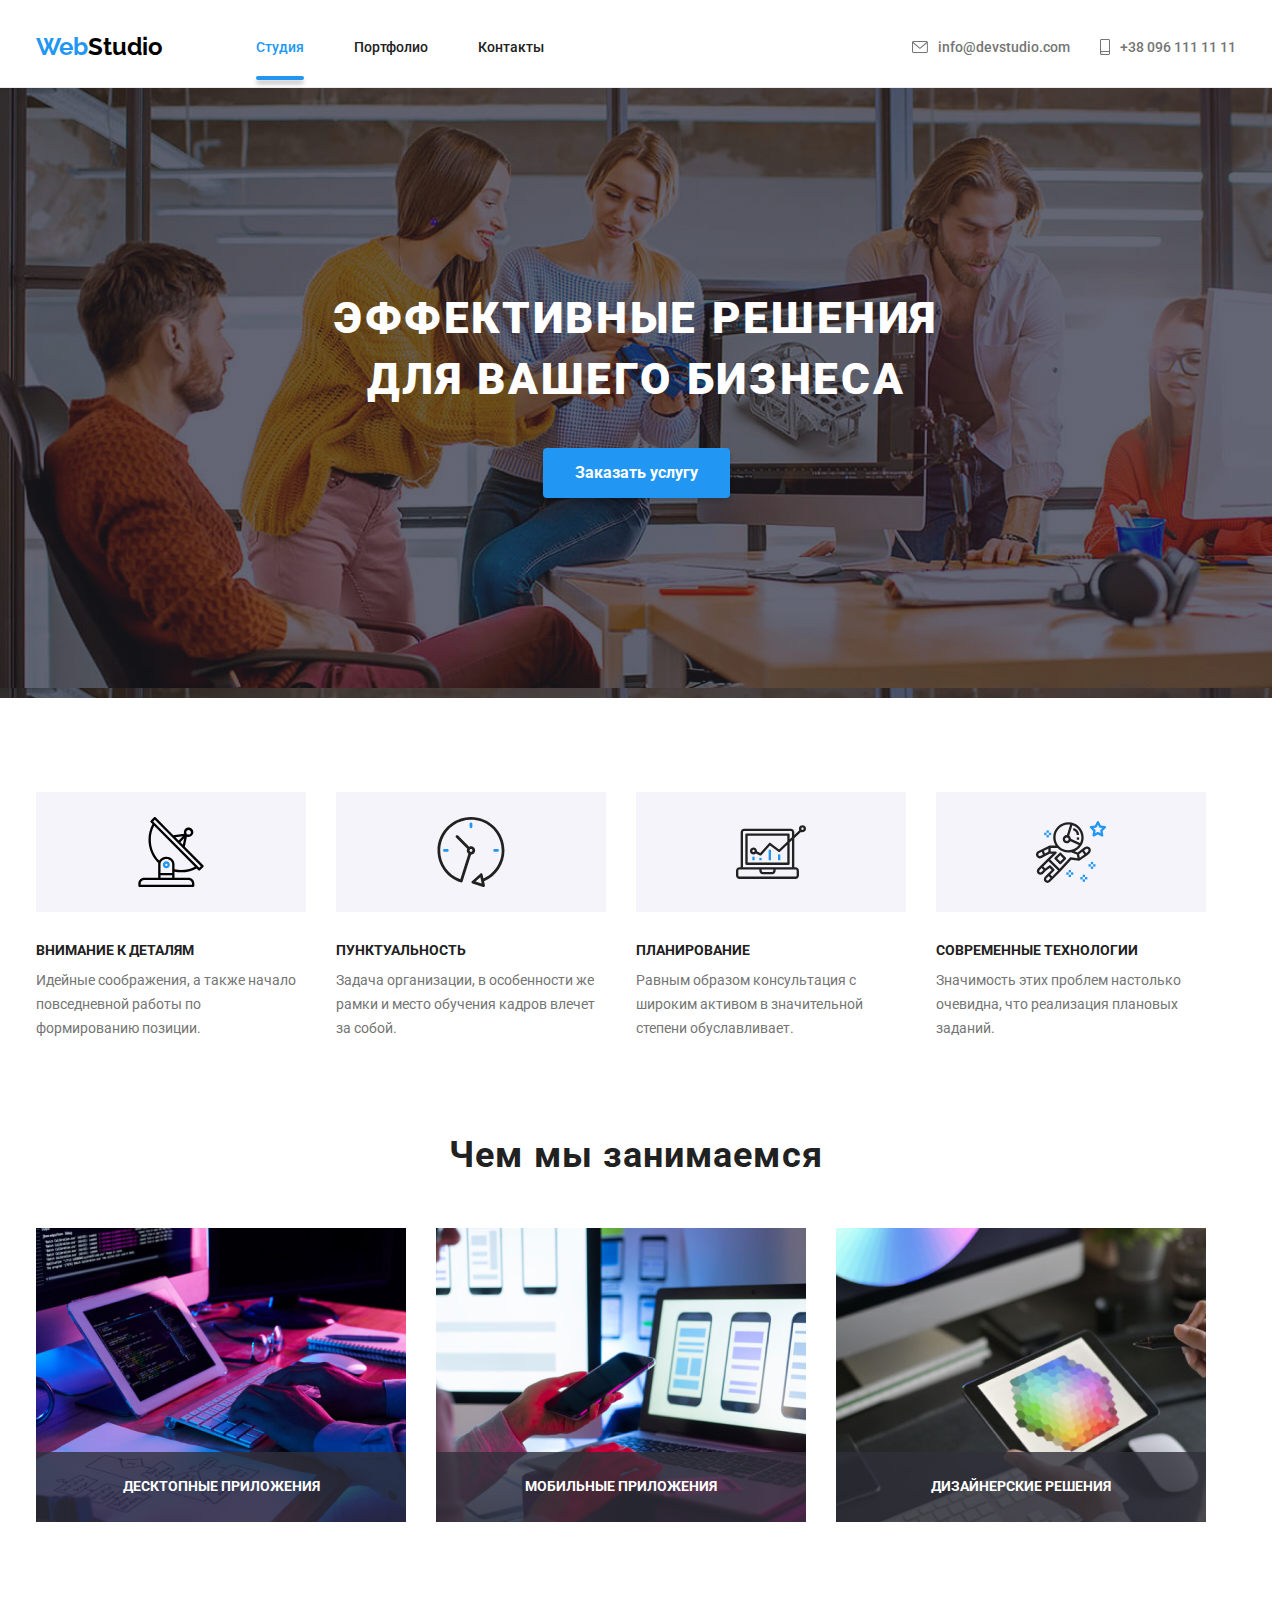
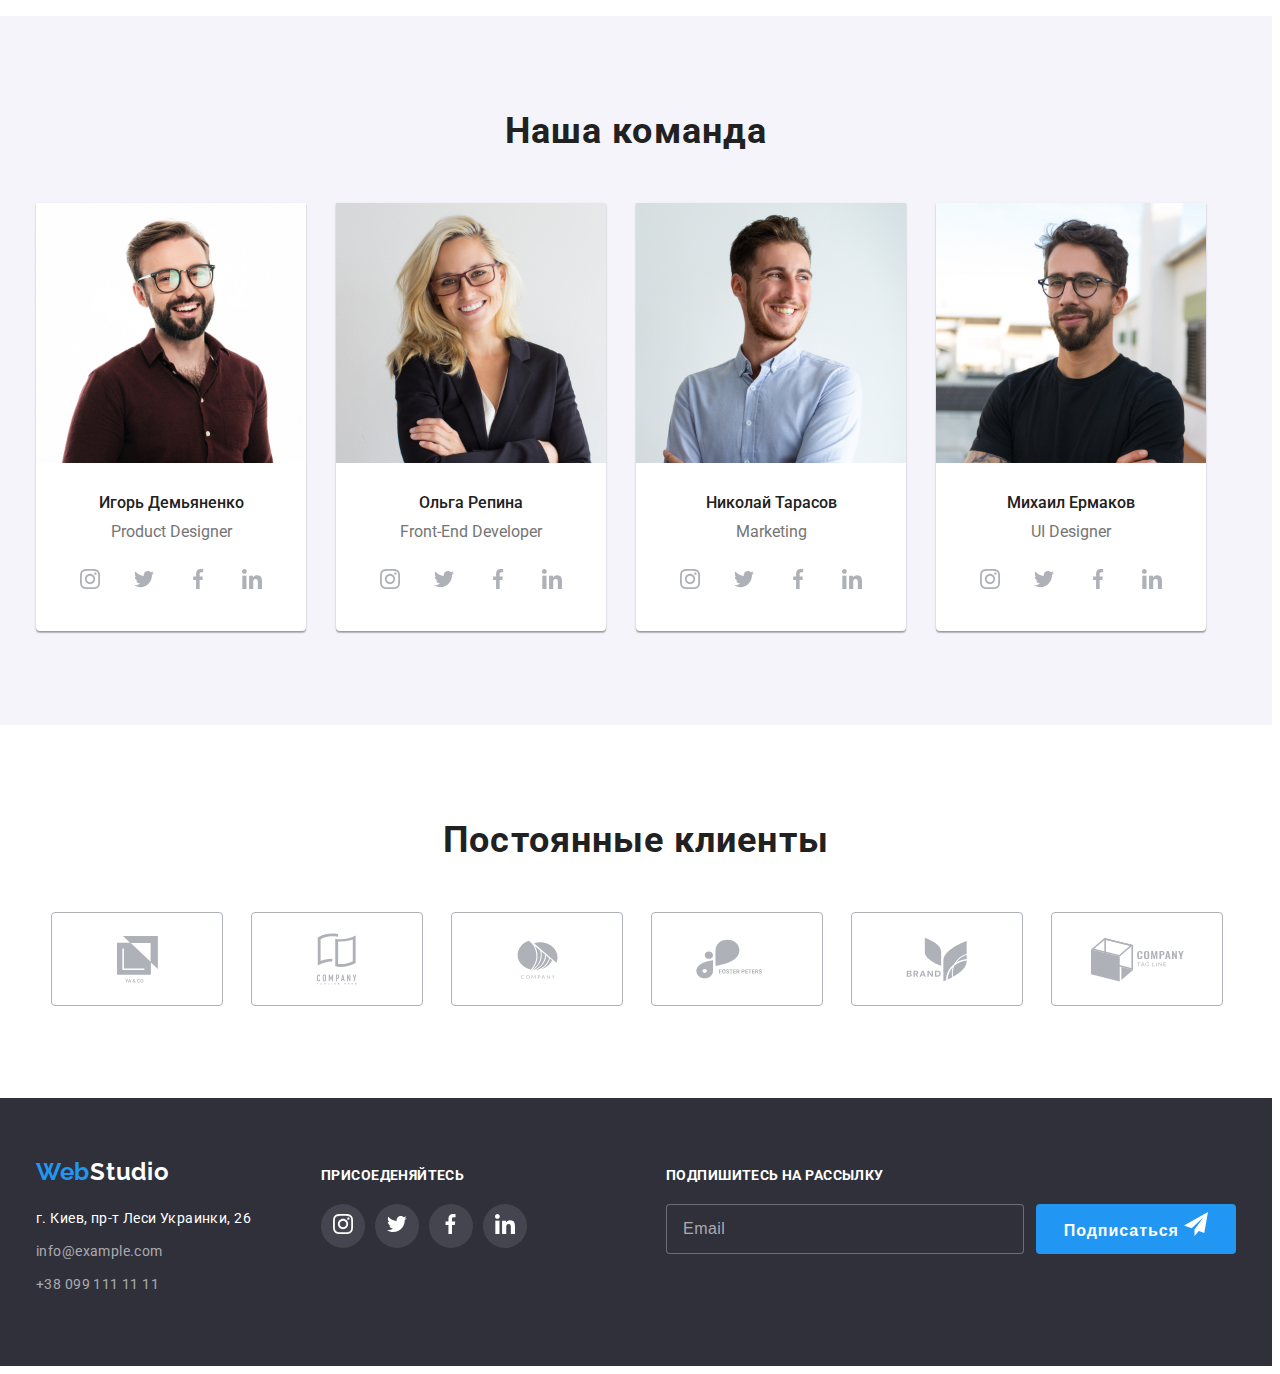
<file: index.html>
<!DOCTYPE html>
<html lang="ru">
<head>
    <meta charset="UTF-8">
    <meta http-equiv="X-UA-Compatible" content="IE=edge">
    <meta name="viewport" content="width=device-width, initial-scale=1.0">
    <title>Document</title>
    <link rel="stylesheet" href="https://cdnjs.cloudflare.com/ajax/libs/modern-normalize/1.1.0/modern-normalize.min.css" integrity="sha512-wpPYUAdjBVSE4KJnH1VR1HeZfpl1ub8YT/NKx4PuQ5NmX2tKuGu6U/JRp5y+Y8XG2tV+wKQpNHVUX03MfMFn9Q==" crossorigin="anonymous" referrerpolicy="no-referrer" />
    <link href="https://fonts.googleapis.com/css2?family=Raleway:wght@700&family=Roboto:wght@400;500;700;900&display=swap" rel="stylesheet">
    <link rel="stylesheet" href="./css/main.min.css">
  </head>
<body>
    <header class="header">

      <div class="container nav">
        <a class="nav__webstudio" href="./index.html"><span class="Web">Web</span>Studio</a>
          <nav class="nav">
          <ul class="nav__list">
          <li class="nav__link"><a class="link studio current stud" href="./index.html">Студия</a>
          </li>
          <li class="nav__link"><a class="link portfolio " href="./portfolio.html">Портфолио</a></li>
          <li class="nav__link"><a class="link cont " href="./index.html">Контакты</a></li>
         </ul>
        
         </nav> 
        
         
           <ul class="contact">
           <li class="contact__item"><a class="mail flex-con" href="mailto:info@devstudio.com">
             <svg class="contact__icon" width="16px" height="12px"><use href=".//images/icons..svg#icon-envelope-hover"></use></svg>info@devstudio.com</a></li>
             <li class="contact__item"><a class="tel flex-con" href="tel:+380961111111">
               <svg class="contact__icon" width="10px" height="16px"><use href="./images/icons..svg#icon-smartphone"></use></svg> +38 096 111 11 11</a></li>
           </ul>
          
           </div> 
            <button class="menu-toggle js-open-menu">
          <svg class="icon-open" width="24" heigth="16">
            <use href="./images/icons..svg#icon-menu"></use>
          </svg>
        </button>
        </header>  
    
       
     <main> 

        <section class="hero">
         <div class="container">
        
          <h1 class="hero__desicions">Эффективные решения для вашего бизнеса</h1>
  
          <button class="hero__button" type="button"  data-modal-open>Заказать услугу</button>
       
        </div>
         </section>
        

  
        
      
        <section class="section">
          <div class="container">
          <h2 class="visually-hidden">Преимущества</h2>
        
        <ul class="particulars">
            <li class="particulars__item"> 
              <div class="particulars__cont">
              <svg class="particulars__icon" width="70px" height="70px"><use href="./images/icons..svg#icon-antenna-1"></use></svg>
              </div> 
              <h3 class="particulars__title">Внимание к деталям</h3>
              <p class="particulars__text">Идейные соображения, а также начало повседневной работы по формированию позиции.</p></li> 
            
            <li class="particulars__item"> 
              <div class="particulars__cont">
              <svg class="particulars__icon" width="70px" height="70px"><use href="./images/icons..svg#icon-clock-1-1"></use></svg>
              </div>
              <h3 class="particulars__title">Пунктуальность</h3>
              <p class="particulars__text">Задача организации, в особенности же рамки и место обучения кадров влечет за собой.</p></li>
            
            <li class="particulars__item"> 
              <div class="particulars__cont">
              <svg class="particulars__icon" width="70px" height="70px"><use href="./images/icons..svg#icon-diagram-1"></use></svg>
              </div>
              <h3 class="particulars__title">Планирование</h3>
              <p class="particulars__text">Равным образом консультация с широким активом в значительной степени обуславливает.</p></li>
            
            <li class="particulars__item"> 
              <div class="particulars__cont">
              <svg class="particulars__icon" width="70px" height="70px"><use href="./images/icons..svg#icon-astronaut-1"></use></svg>
              </div>
              <h3 class="particulars__title">Современные технологии</h3>
              <p class="particulars__text">Значимость этих проблем настолько очевидна, что реализация плановых заданий.</p></li>
        </ul>
      </div>
       </section>
     
   
       <section class="section activity">
     
        <div class="container">        
        <h2 class="activity__topic">Чем мы занимаемся</h2> 
        

        <ul class="pictures">
          <li class="pictures__item">
            <img src="./images/img.jpg" alt="photo" width="370" height="294">
            <h3 class="pictures__title">Десктопные приложения</h3>
          </li>
          <li class="pictures__item">
            <img src="./images/box2.jpg" alt="photo" width="370" height="294">
            <h3 class="pictures__title">Мобильные приложения</h3>
          </li>
          <li class="pictures__item">
            <img src="./images/box3.jpg" alt="photo" width="370" height="294">
            <h3 class="pictures__title">Дизайнерские решения</h3>
          </li>     
       </ul>
      
           
                
       </div>  
      </section>
      
   
      
    <section class="section team">
      <div class="container">
          <h2 class="team__topic">
              Наша команда  
          </h2> 
          
         
          <ul class="teamlist">
            <li class="teamlist__item"> 
              <picture>
                <source
                srcset="./images/img1.jpg 1x,
                ./images/img1-2x.jpg 2x"
                media="(min-width:1200px)"
                >
                <source
                srcset="./images/img1-tab.jpg 1x,
                ./images/img1-tab-2x.jpg 2x"
                media="(min-width:768px)"
                >
                <source
                srcset="./images/img1-mob.jpg 1x,
                ./images/img1-mob-2x.jpg"
                media="(min-width:480px)"
                >
               <img src="./images/img1.jpg" alt="Diemyanenko.Product Desinger." width="270">
              </picture>
              
           
              <div class="teamlist__container">
                <h3 class="teamlist__member">Игорь Демьяненко</h3> <p lang="en" class="language">Product Designer</p>
                <ul class="social-links">
                    <li class="social-links__item">
                     <a href="" class="social-links__link">
                      <svg class="social-links__icon" width="20px" height="20px">
                        <use href="./images/icons..svg#icon-instagram-2"></use>
                    
                      </svg>
                       
                     </a>  
                    </li>
                    
                    <li class="social-links__item">
                     <a href="" class="social-links__link">
                      <svg class="social-links__icon" width="20px" height="20px">
                        <use href="./images/icons..svg#icon-twitter-1"></use>
                      </svg>
                     </a>
                    </li>
                    
                    <li class="social-links__item">
                      <a href="" class="social-links__link">
                        <svg class="social-links__icon" width="20px" height="20px">
                          <use href="./images/icons..svg#icon-facebook-1"></use>
                        </svg>
                      </a>
                    </li>
                      
                    <li class="social-links__item">
                      <a href="" class="social-links__link">
                        <svg class="social-links__icon" width="20px" height="20px">
                          <use href="./images/icons..svg#icon-linkedin-1"></use>
                        </svg>
                      </a>
                    </li>
                  </ul>
                </div> 
                  </li>
                
                 <li class="teamlist__item">
                   <picture>
                    <source
                    srcset="./images/img2.jpg 1x,
                    ./images/img2-2x.jpg 2x"
                    media="(min-width:1200px)"
                    >
                    <source
                    srcset="./images/img2-tab.jpg 1x,
                    ./images/img2-tab-2x.jpg 2x"
                    media="(min-width:768px)"
                    >
                    <source
                    srcset="./images/img2-mob.jpg 1x,
                    ./images/img2-mob-2x.jpg 2x"
                    media="(min-width:480px)"
                    >
                     <img src="./images/img2.jpg" alt="Repina.Front-End Developer." width="270">
                   </picture>
                    <div class="teamlist__container"><h3 class="teamlist__member">Ольга Репина</h3> <p lang="en" class="language">Front-End Developer</p>
                    <ul class="social-links">
                    <li class="social-links__item">
                     <a href="" class="social-links__link">
                      <svg class="social-links__icon" width="20px" height="20px">
                        <use href="./images/icons..svg#icon-instagram-2"></use>
                  
                      </svg>
                       
                     </a>   
                    </li>
                    
                    <li class="social-links__item">
                     <a href="" class="social-links__link">
                      <svg class="social-links__icon" width="20px" height="20px">
                        <use href="./images/icons..svg#icon-twitter-1"></use>
                      </svg>
                     </a>
                    </li>
                    
                    <li class="social-links__item">
                      <a href="" class="social-links__link">
                        <svg class="social-links__icon" width="20px" height="20px">
                          <use href="./images/icons..svg#icon-facebook-1"></use>
                        </svg>
                      </a>
                    </li>
                      
                    <li class="social-links__item">
                      <a href="" class="social-links__link">
                        <svg class="social-links__icon" width="20px" height="20px">
                          <use href="./images/icons..svg#icon-linkedin-1"></use>
                        </svg>
                      </a>
                    </li>
                  </ul>
                </div>
              
                         
              </li>
             <li class="teamlist__item">
               
                <picture>
                  <source
                  srcset="./images/img3.jpg 1x,
                  ./images/img3-2x.jpg 2x"
                  media="(min-width:1200px)"
                  >
                  <source
                  srcset="./images/img3-tab.jpg 1x,
                  ./images/img3-tab-2x.jpg 2x"
                  media="(min-width:768px)"
                  >
                  <source
                  srcset="./images/img3-mob.jpg 1x,
                  ./images/img3-mob-2x.jpg 2x"
                  media="(min-width:480px)"
                  >
                  <img src="./images/img3.jpg" alt="Tarasov.Marketing." width="270">
                </picture>
                <div class="teamlist__container"><h3 class="teamlist__member">Николай Тарасов</h3> <p lang="en" class="language">Marketing</p>
                <ul class="social-links">
                <li class="soc-links-item">
                 <a href="" class="social-links__link">
                  <svg class="social-links__icon" width="20px" height="20px">
                    <use href="./images/icons..svg#icon-instagram-2"></use>
              
                  </svg>
                   
                 </a>   
                </li>
                
                <li class="social-links__item">
                 <a href="" class="social-links__link">
                  <svg class="social-links__icon" width="20px" height="20px">
                    <use href="./images/icons..svg#icon-twitter-1"></use>
                  </svg>
                 </a>
                </li>
                
                <li class="social-links__item">
                  <a href="" class="social-links__link">
                    <svg class="social-links__icon" width="20px" height="20px">
                      <use href="./images/icons..svg#icon-facebook-1"></use>
                    </svg>
                  </a>
                </li>
                  
                <li class="social-links__item">
                  <a href="" class="social-links__link">
                    <svg class="social-links__icon" width="20px" height="20px">
                      <use href="./images/icons..svg#icon-linkedin-1"></use>
                    </svg>
                  </a>
                </li>
              </ul>
            </div>
             </li>
             <li class="teamlist__item">
              <picture>
                <source
                srcset="./images/img4.jpg 1x,
                ./images/img4-2x.jpg 2x"
                media="(min-width:1200px)"
                >
                <source
                srcset="./images/img4-tab.jpg 1x,
                ./images/img4-tab-2x.jpg 2x"
                media="(min-width:768px)"
                >
                <source
                srcset="./images/img4-mob.jpg 1x,
                ./images/img4-mob-2x.jpg 2x"
                media="(min-width:480px)"
                >
                 <img src="./images/img4.jpg" alt="Ermakov.UI Desinger." width="270">
              </picture>
             <div class="teamlist__container"><h3 class="teamlist__member">Михаил Ермаков</h3> <p lang="en" class="language"> UI Designer</p> 
             <ul class="social-links">
             <li class="soc-links-item">
              <a href="" class="social-links__link">
               <svg class="social-links__icon" width="20px" height="20px">
                 <use href="./images/icons..svg#icon-instagram-2"></use>
           
               </svg>
                
              </a>   
             </li>
             
             <li class="social-links__item">
              <a href="" class="social-links__link">
               <svg class="social-links__icon" width="20px" height="20px">
                 <use href="./images/icons..svg#icon-twitter-1"></use>
               </svg>
              </a>
             </li>
             
             <li class="social-links__item">
               <a href="" class="social-links__link">
                 <svg class="social-links__icon" width="20px" height="20px">
                   <use href="./images/icons..svg#icon-facebook-1"></use>
                 </svg>
               </a>
             </li>
               
             <li class="social-links__item">
               <a href="" class="social-links__link">
                
                <svg class="social-links__icon" width="20px" height="20px">
                   <use href="./images/icons..svg#icon-linkedin-1"></use>
                 </svg>
                
               </a>
             </li>
               </ul>
            </div>
             </li>   
            </ul>
          

          </div>
      </section> 
      
     <section class="section clients"> 
          <div class="container">
            <h2 class="client-head">Постоянные клиенты</h2>
            <ul class="clients">
            <li class="clients__items">
              <a href="" class="clients__links">
                <svg class="clients__icon" width="41px" height="47px">
                  <use href="./images/icons..svg#icon-ya-go"></use>
                </svg>
              </a>
            </li>
             
            <li class="clients__items">
              <a href="" class="clients__links">
                <svg class="clients__icon" width="40px" height="52px">
                  <use  href="./images/icons..svg#icon-tagline-here"></use>
                </svg>
              </a>
            </li>

            <li class="clients__items">
              <a href="" class="clients__links">
                <svg class="clients__icon" width="41px" height="43px">
                  <use  href="./images/icons..svg#icon-company"></use>
                </svg>
              </a>
            </li>

            <li class="clients__items">
              <a href="" class="clients__links">
                <svg class="clients__icon" width="84px" height="40px">
                  <use  href="./images/icons..svg#icon-foster-peters"></use>
                </svg>
              </a>
            </li>

            <li class="clients__items">
              <a href="" class="clients__links">
                <svg class="clients__icon" width="62px" height="45px">
                  <use  href="./images/icons..svg#icon-brand"></use>
                </svg>
              </a>
            </li>
 
            <li class="clients__items">
              <a href="" class="clients__links">
                <svg class="clients__icon" width="93px" height="63px">
                  <use class="" href="./images/icons..svg#icon-tag-line-company"></use>
                </svg>
              </a>
            </li>
           </ul>
          </div>
        </section>
    
   </main> 
    
    <footer class="footer">
      <div class="container foot-cont">
        
        <div class="foot__cont">
          <a href="./index.html" class="footer__webstudio">Web<span class="Web-foot">Studio</span></a>
          <address>
                <ul class="address">
                   <li class="address__item"><a href ="https://goo.gl/maps/MFTDkAoGyG5AVStr5" class="adress" target="_blank" rel="noreferrer noopener">г. Киев, пр-т Леси Украинки, 26</a></li> 
                   <li class="address__item"><a href="mailto:info@example.com" class="mail__address">info@example.com</a></li>
                   <li class="address__item"><a href="tel:+380991111111" class="tel__address">+38 099 111 11 11</a></li> 
                </ul>
            </address>
          </div>
      
        <div class="soc-container">
        <h2 class="social-topic">Присоеденяйтесь</h2>
        <ul class="our-socnetwork">
            
            <li class="our-socnetwork__item">
              <a href="" class="soc-footer-link">
                <svg class="soc-footer-icon" width="20px" height="20px">
                  <use href="./images/icons..svg#icon-instagram-2-1"></use>
                </svg>
              </a>
            </li>
            
            <li class="our-socnetwork__item">
              <a href="" class="soc-footer-link">
                <svg class="soc-footer-icon" width="20px" height="20px">
                  <use href="./images/icons..svg#icon-Twitter-2-1"></use>
                </svg>
              </a>
            </li>
            
            <li class="our-socnetwork__item">
              <a href="" class="soc-footer-link">
                <svg class="soc-footer-icon" width="20px" height="20px">
                  <use href="./images/icons..svg#icon-facebook-2-1"></use>
                </svg>
              </a>
            </li>
            
            <li class="our-socnetwork__item">
              <a href="" class="soc-footer-link">
                <svg class="soc-footer-icon" width="20px" height="20px">
                  <use href="./images/icons..svg#icon-linkedin-2-1"></use>
                </svg>
              </a>
            </li>
           </ul>
      </div>  
     
         <div class="sub-cont">
         <form name="subscription">
          <label for="email-footer" class="subscription__label">Подпишитесь на рассылку</label>
          <div class="ib">
          <input type="email" name="email" id="email-footer" class="subscription__input" placeholder="Email">
        
          <button type="button" class="subscription__btn">Подписаться <svg class="subscription__icon" width="24px" height="24px"><use href="./images/icons..svg#icon-tg"></use></svg></button>
        </div>
        </form>
        </div>
      </div>
    </footer>
  
  
  
    
    
       
    
       
 

    <div class="backdrop is-hidden" data-modal>
      <div class="modal">
        <button type="button" class="modal__close" data-modal-close>
          <svg  width="11" height="11" xmlns="http://www.w3.org/2000/svg" class="modal__icon">
            <path d="M11 1.108 9.892 0 5.5 4.392 1.108 0 0 1.108 4.392 5.5 0 9.892 1.108 11 5.5 6.608 9.892 11 11 9.892 6.608 5.5 11 1.108Z" />
          </svg>
        </button>
        <h2 class="modal__topic">Оставьте свои данные, мы вам перезвоним</h2>
        <div class="modal-cont">
        <form>
          <ul class="modal-list">
           <li class="modal-list-item">
            <label for="name" class="modal-label">Имя</label>
           <div class="input-cont">
           <input type="text" name="name-user" id="name" class="modal-input input-name">
           <svg class="icon-name" width="12px" height="12px"><use href="./images/icons..svg#icon-name"></use></svg> 
          </div>
        </li>
   
          <li class="modal-list-item">
          <label for="tel" class="modal-label">Телефон</label>
           <div class="input-cont">
          <input type="tel" name="tel-user" id="tel" class="modal-input input-tel">
          <svg class="icon-tel" width="14px" height="14px"><use href="./images/icons..svg#icon-tel"></use></svg>
        </div> 
      </li>
            
        <li class="modal-list-item">
          <label for="email" class="modal-label">Почта</label>
          <div class="input-cont">
          <input type="email" name="email-user" id="email" class="modal-input">
           <svg class="icon-mail" width="15px" height="12px"><use href="./images/icons..svg#icon-mail"></use></svg>
        </div>
      </li>
        
        <li class="modal-list-item">  
        <label for="textarea-coms" class="modal-label">Комментарий</label>
          <textarea name="comit" id="textarea-coms" cols="30" rows="10" class="modal-textarea" placeholder="Введите текст"></textarea>
        </li>
        </ul>
          <label class="checkbox-label">
            <input type="checkbox" name="terms" value="terms" class="checkbox">
            <span class="checkbox-icon"></span>
           Соглашаюсь с рассылкой и принимаю <a href="" class="checkbox-link">Условия договора</a>
          </label>
          <button type="submit" class="modal-button">Отправить</button>
        
          </form>
      </div>
    </div>
    </div>

    <div class="mobile-menu js-mobile-menu">
      <button class="close-menu js-close-menu">
        <svg class="icon-close" width="19" height="19">
          <use href="./images/icons..svg#icon-close"></use>
        </svg>
      </button>

      <ul class="mobile-nav">
        <li class="mobile-nav__item"><a href="./index.html" class="mobile-nav__link">Студия</a></li>
        <li class="mobile-nav__item"><a href="./portfolio.html" class="mobile-nav__link">Портфолио</a></li>
        <li class="mobile-nav__item"><a href="" class="mobile-nav__link">Контакты</a></li>
      </ul>

      <ul class="contacts">
        <li class="contacts__item"><a href="tel:+380961111111" class="contacts__link mobile__tel">+380 961 111 111</a></li>
        <li class="contacts__item"><a href="mailto:info@devstudio.com" class="contacts__link mail__mobile">info@devstudio.com</a></li>
      </ul>

      <ul class="social-links-menu">
        <li class="social-links-menu__item"><a href="" class="soc-mobile__link">Instagram</a></li>
        <li class="social-links-menu__item"><a href="" class="soc-mobile__link">Twitter</a></li>
        <li class="social-links-menu__item"><a href="" class="soc-mobile__link">Facebook</a></li>
        <li class="social-links-menu__item"><a href="" class="soc-mobile__link">Linkenid</a></li>
      </ul>
    </div>

    <script src="./js/modal.js"></script>
    <script src="./js/mobile-menu.js"></script>
</body>
</html>
</file>
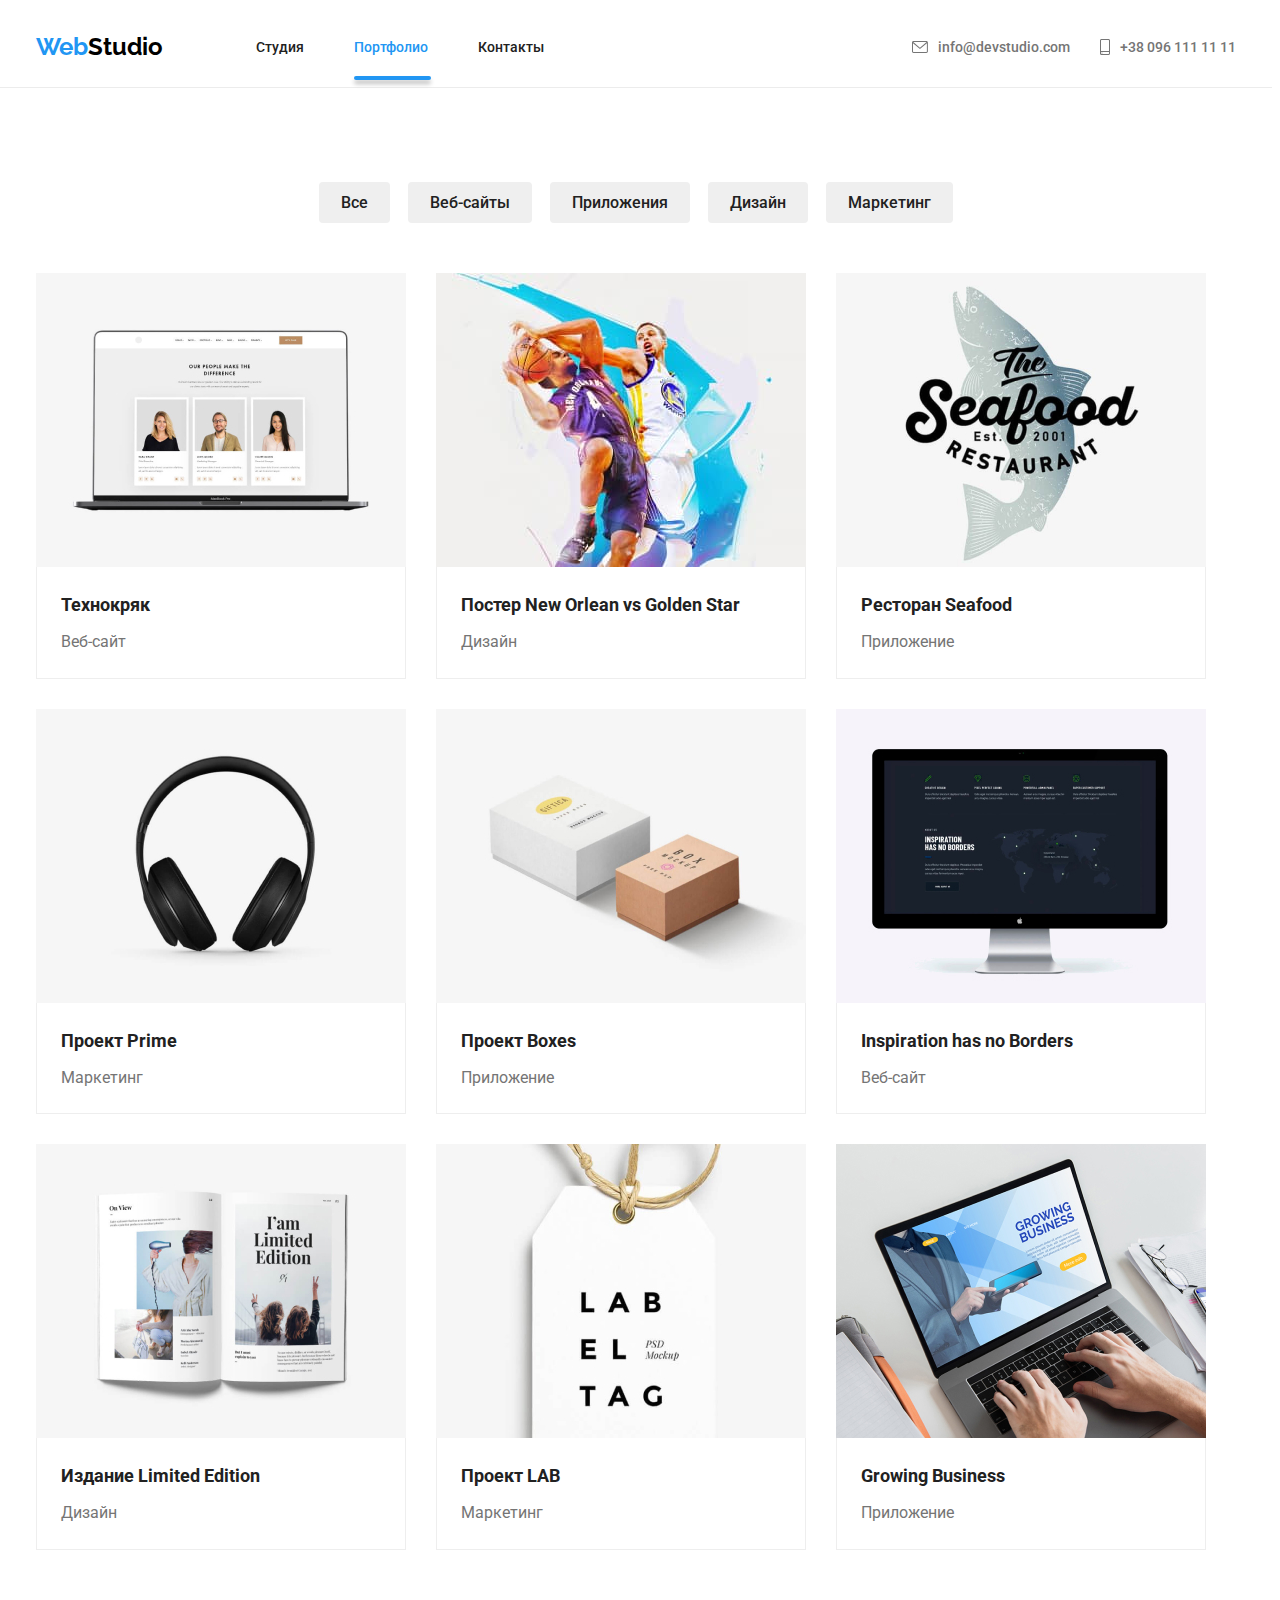
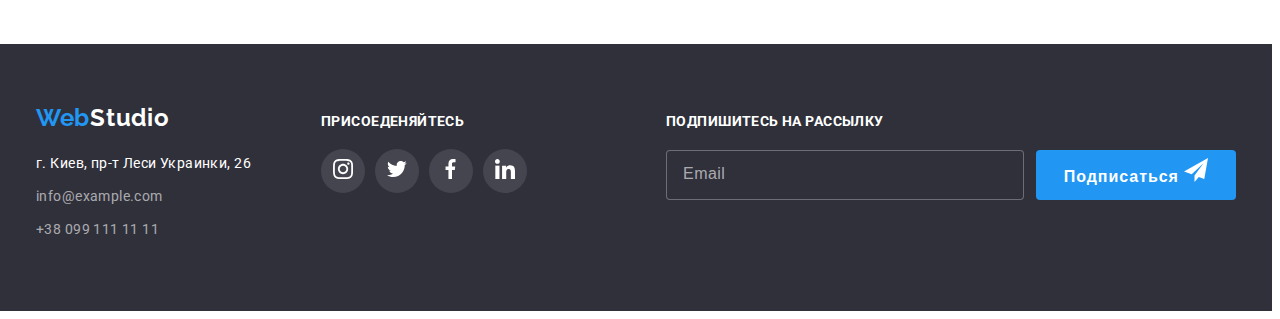
<file: portfolio.html>
<!DOCTYPE html>
<html lang="ru">
  <head>
    <meta charset="UTF-8" />
    <meta http-equiv="X-UA-Compatible" content="IE=edge" />
    <meta name="viewport" content="width=device-width, initial-scale=1.0" />
    <title>Document</title>
    <link rel="stylesheet" href="https://cdnjs.cloudflare.com/ajax/libs/modern-normalize/1.1.0/modern-normalize.min.css" integrity="sha512-wpPYUAdjBVSE4KJnH1VR1HeZfpl1ub8YT/NKx4PuQ5NmX2tKuGu6U/JRp5y+Y8XG2tV+wKQpNHVUX03MfMFn9Q==" crossorigin="anonymous" referrerpolicy="no-referrer" />
    <link
      href="https://fonts.googleapis.com/css2?family=Raleway:wght@700&family=Roboto:wght@400;500;700;900&display=swap"
      rel="stylesheet"
    />
   <link rel="stylesheet" href="./css/main.min.css">
  </head>
  <body>
   

    <header class="header">

      <div class="container nav">
        <a class="nav__webstudio" href="./index.html"><span class="Web">Web</span>Studio</a>
          <nav class="nav">
          <ul class="nav__list">
          <li class="nav__link"><a class="link studio" href="./index.html">Студия</a>
          </li>
          <li class="nav__link"><a class="link portfolio current portf" href="./portfolio.html">Портфолио</a></li>
          <li class="nav__link"><a class="link cont " href="./index.html">Контакты</a></li>
         </ul>
        
         </nav> 
        
         
           <ul class="contact">
           <li class="contact__item"><a class="mail flex-con" href="mailto:info@devstudio.com">
             <svg class="contact__icon" width="16px" height="12px"><use href=".//images/icons..svg#icon-envelope-hover"></use></svg>info@devstudio.com</a></li>
             <li class="contact__item"><a class="tel flex-con" href="tel:+380961111111">
               <svg class="contact__icon" width="10px" height="16px"><use href="./images/icons..svg#icon-smartphone"></use></svg> +38 096 111 11 11</a></li>
           </ul>
          
           </div> 
            <button class="menu-toggle js-open-menu">
          <svg class="icon-open" width="24" heigth="16">
            <use href="./images/icons..svg#icon-menu"></use>
          </svg>
        </button>
        </header> 
   
    <main>
      <!--out buttons-->
      <section class="section">
        <div class="container">
        <ul class="btns-links">
        <li class="btns-links__item"><button type="button" class="btns-links__buttons">Все</button></li>
        <li class="btns-links__item"><button type="button" class="btns-links__buttons">Веб-сайты</button></li>
        <li class="btns-links__item"><button type="button" class="btns-links__buttons">Приложения</button></li>
        <li class="btns-links__item"><button type="button" class="btns-links__buttons btns">Дизайн</button></li>
        <li class="btns-links__item"><button type="button" class="btns-links__buttons btns">Маркетинг</button></li>
      </ul>
   
    
      <!--Our projects-->
      
        
      <ul class="projects">
        <li class="projects__item">
         
            <a class="projects-link" href="">
              <div class="projects-thumb">
                <picture>
                  <source 
                  srcset="./images/img01.jpg 1x,
                      ./images/img01-2x.jpg 2x"
               media="(min-width:1200px)"
                  >
                  <source 
                  srcset="./images/img01-tab.jpg 1x,
                  ./images/img01-tab-2x.jpg 2x"
                  media="(min-width:768px)"
                  >
                  <source 
                  srcset="./images/img01-mob.jpg 1x,
                  ./images/img01-mob-2x.jpg 2x"
                  media="(max-width:767px)"
                  >
                  <img 
              src="./images/img01.jpg" alt="project1" width="370" />
                </picture>
              
              <p class="projects__text">Ресурс предлагает комплексные предложения с разным уровнем функционала и сервисов. Все это позволит посетителю получить исчерпывающие сведения о компании или частном лице.</p>
            </div>
              <div class="projects__cont">
                <h3 class="projects__title">Технокряк</h3>
                <p class="projects__platform">Веб-сайт</p>
              </div>
            </a>
            
          
        </li>

        <li class="projects__item">
          
           <a class="projects-link" href="">
            <div class="projects-thumb">
              <picture>
                <source 
                  srcset="./images/img02.jpg 1x,
                      ./images/img02-2x.jpg 2x"
               media="(min-width:1200px)"
                  >
               <source 
                srcset="./images/img02-tab.jpg 1x,
                ./images/img02-tab-2x.jpg 2x"
                media="(min-width:768px)"
                 >
                 <source 
                 srcset="./images/img02-mob.jpg 1x,
                 ./images/img02-mob-2x.jpg 2x"
                 media="(max-width:767px)"
                 >
                  <img src="./images/img02.jpg" alt="New Orlean vs Golden Star" width="370" class="title-img"/>
              </picture>
              <p class="projects__text">Ресурс предлагает комплексные предложения с разным уровнем функционала и сервисов. Все это позволит посетителю получить исчерпывающие сведения о компании или частном лице.</p>
           
            </div>
            <div class="projects__cont">
              <h3 class="projects__title">Постер New Orlean vs Golden Star</h3>
             <p class="projects__platform">Дизайн</p>
           </div> 
          </a> 
           
          
        </li>

        <li class="projects__item">
          
           <a class="projects-link" href="">
            <div class="projects-thumb">
              <picture>
                <source 
                 srcset="./images/img03.jpg 1x,
                 ./images/img03-2x.jpg 2x"
                 media="(min-width:1200px)"
                >
                <source 
                srcset="./images/img03-tab.jpg 1x,
                ./images/img03-tab-2x.jpg 2x"
                media="(min-width:768px)"
                >
                <source
                srcset="./images/img03-mob.jpg 1x,
                ./images/img03-mob-2x.jpg 2x"
                >
                <img src="./images/img03.jpg" alt="Restorant Seafood" width="370" />
              </picture>
            <p class="projects__text">Ресурс предлагает комплексные предложения с разным уровнем функционала и сервисов. Все это позволит посетителю получить исчерпывающие сведения о компании или частном лице.</p> 
          </div>
             <div class="projects__cont">
              <h3 class="projects__title">Ресторан Seafood</h3>
               <p class="projects__platform">Приложение</p>
               </div> 
          </a>
           
          
        </li>

        <li class="projects__item">
          
           <a class="projects-link" href="">
            <div class="projects-thumb">
              <picture>
                <source 
                srcset="./images/img04.jpg 1x,
                ./images/img04-2x.jpg 2x"
                media="(min-width:1200px)"
                >
                <source 
                srcset="./images/img04-tab.jpg 1x,
                ./images/img04-tab-2x.jpg 2x"
                media="(min-width:768px)"
                >
                <source 
                srcset="./images/img04-mob.jpg 1x,
                ./images/img04-mob-2x.jpg 2x"
                media="(max-width:767px)"
                >
               <img src="./images/img04.jpg" alt="Prime" width="370"/>
              </picture>
              <p class="projects__text">Ресурс предлагает комплексные предложения с разным уровнем функционала и сервисов. Все это позволит посетителю получить исчерпывающие сведения о компании или частном лице.</p>
            </div>
            <div class="projects__cont">
              <h3 class="projects__title">Проект Prime</h3>
             <p class="projects__platform">Маркетинг</p>
           </div> 
          </a> 
           
          
        </li>

        <li class="projects__item">
          
           <a class="projects-link" href=""> 
            <div class="projects-thumb">
              <picture>
                <source
                srcset="./images/img05.jpg 1x,
                ./images/img05-2x.jpg 2x"
                media="(min-width:1200px)"
                >
                <source
                srcset="./images/img05-tab.jpg 1x,
                ./images/img05-tab-2x.jpg 2x"
                media="(min-width:768px)"
                >
                <source
                srcset="./images/img05-mob.jpg 1x,
                ./images/img05-mob-2x.jpg 2x"
                media="(max-width:767px)"
                >
                 <img src="./images/img05.jpg" alt="boxes" width="370"/>
              </picture>
            <p class="projects__text">Ресурс предлагает комплексные предложения с разным уровнем функционала и сервисов. Все это позволит посетителю получить исчерпывающие сведения о компании или частном лице.</p>  
          </div>
            <div class="projects__cont">
              <h3 class="projects__title">Проект Boxes</h3>
               <p class="projects__platform">Приложение</p>
             </div> 
          </a>
           
        </li>

        <li class="projects__item">
          
           <a class="projects-link" href="">
            <div class="projects-thumb">
            <picture>
              <source
              srcset="./images/img06.jpg 1x,
              ./images/img06-2x.jpg 2x"
              media="(min-width:1200px)"
              >
              <source
              srcset="./images/img06-tab.jpg 1x,
              ./images/img06-tab-2x.jpg 2x"
              media="(min-width:768px)"
              >
              <source
              srcset="./images/img06-mob.jpg 1x,
              ./images/img06-mob-2x.jpg 2x"
              media="(max-width:767px)"
              >
              <img src="./images/img06.jpg" alt="Inspiration has no Borders" width="370"/>
            </picture>
            <p class="projects__text">Ресурс предлагает комплексные предложения с разным уровнем функционала и сервисов. Все это позволит посетителю получить исчерпывающие сведения о компании или частном лице.</p>  
          </div>
            <div class="projects__cont">
              <h3 class="projects__title">Inspiration has no Borders</h3>
              <p class="projects__platform">Веб-сайт</p>
              </div> 
          </a> 
          
          </li>

        <li class="projects__item">
          
           <a class="projects-link" href="">
            <div class="projects-thumb">
            <picture>
              <source
              srcset="./images/img07.jpg 1x,
              ./images/img07-2x.jpg 2x"
              media="(min-width:1200px)"
              >
              <source
              srcset="./images/img07-tab.jpg 1x,
              ./images/img07-tab-2x.jpg 2x"
              media="(min-width:768px)"
              >
              <source
              srcset="./images/img07-mob.jpg 1x,
              ./images/img07-mob-2x.jpg 2x"
              media="(max-width:767px)"
              >
              <img src="./images/img07.jpg" alt="Limited Edition" width="370"/>
            </picture>
            <p class="projects__text">Ресурс предлагает комплексные предложения с разным уровнем функционала и сервисов. Все это позволит посетителю получить исчерпывающие сведения о компании или частном лице.</p>  
          </div>
            <div class="projects__cont">
              <h3 class="projects__title">Издание Limited Edition</h3>
              <p class="projects__platform">Дизайн</p>
              </div> 
          </a> 
           
        </li>

        <li class="projects__item">
         
           <a class="projects-link" href="">
            <div class="projects-thumb">
            <picture>
              <source
              srcset="./images/img08.jpg 1x,
              ./images/img08-2x.jpg 2x"
              media="(min-width:1200px)"
              >
              <source
              srcset="./images/img08-tab.jpg 1x,
              ./images/img08-tab-2x.jpg 2x"
              media="(min-width:768px)"
              >
              <source
              srcset="./images/img08-mob.jpg 1x,
              ./images/img08-mob-2x.jpg"
              media="(max-width:767px)"
              >
              <img src="./images/img08.jpg" alt="Project LAB" width="370" />
            </picture>
            <p class="projects__text">Ресурс предлагает комплексные предложения с разным уровнем функционала и сервисов. Все это позволит посетителю получить исчерпывающие сведения о компании или частном лице.</p>  
          </div>
            <div class="projects__cont">
              <h3 class="projects__title">Проект LAB</h3>
              <p class="projects__platform">Маркетинг</p>
               </div> 
          </a> 
           
        </li>

        <li class="projects__item">
         
          
            <a class="projects-link" href="" >
              <div class="projects-thumb">
              <picture>
                <source
                srcset="./images/img09.jpg 1x,
                ./images/img09-2x.jpg 2x"
                media="(min-width:1200px)"
                >
                <source
                srcset="./images/img09-tab.jpg 1x,
                ./images/img09-tab-2x.jpg 2x"
                media="(min-width:768px)"
                >
                <source
                srcset="./images/img09-mob.jpg 1x,
                ./images/img09-mob-2x.jpg 2x"
                media="(max-width:767px)"
                >
                <img src="./images/img09.jpg" alt="Growing businnes" />
              </picture>
              <p class="projects__text">Ресурс предлагает комплексные предложения с разным уровнем функционала и сервисов. Все это позволит посетителю получить исчерпывающие сведения о компании или частном лице.</p>  
            </div>
              <div class="projects__cont">
                <h3 class="projects__title">Growing Business</h3>
                 <p class="projects__platform">Приложение</p>
                </div> 
            </a> 
           
         
       
        </li>
      </ul>
    </div>
    </section>
    </main>


    <footer class="footer">
      <div class="container foot-cont">
        
        <div class="foot__cont">
          <a href="./index.html" class="footer__webstudio">Web<span class="Web-foot">Studio</span></a>
          <address>
                <ul class="address">
                   <li class="address__item"><a href ="https://goo.gl/maps/MFTDkAoGyG5AVStr5" class="adress" target="_blank" rel="noreferrer noopener">г. Киев, пр-т Леси Украинки, 26</a></li> 
                   <li class="address__item"><a href="mailto:info@example.com" class="mail__address">info@example.com</a></li>
                   <li class="address__item"><a href="tel:+380991111111" class="tel__address">+38 099 111 11 11</a></li> 
                </ul>
            </address>
          </div>
      
        <div class="soc-container">
        <h2 class="social-topic">Присоеденяйтесь</h2>
        <ul class="our-socnetwork">
            
            <li class="our-socnetwork__item">
              <a href="" class="soc-footer-link">
                <svg class="soc-footer-icon" width="20px" height="20px">
                  <use href="./images/icons..svg#icon-instagram-2-1"></use>
                </svg>
              </a>
            </li>
            
            <li class="our-socnetwork__item">
              <a href="" class="soc-footer-link">
                <svg class="soc-footer-icon" width="20px" height="20px">
                  <use href="./images/icons..svg#icon-Twitter-2-1"></use>
                </svg>
              </a>
            </li>
            
            <li class="our-socnetwork__item">
              <a href="" class="soc-footer-link">
                <svg class="soc-footer-icon" width="20px" height="20px">
                  <use href="./images/icons..svg#icon-facebook-2-1"></use>
                </svg>
              </a>
            </li>
            
            <li class="our-socnetwork__item">
              <a href="" class="soc-footer-link">
                <svg class="soc-footer-icon" width="20px" height="20px">
                  <use href="./images/icons..svg#icon-linkedin-2-1"></use>
                </svg>
              </a>
            </li>
           </ul>
      </div>  
     
         <div class="sub-cont">
         <form name="subscription">
          <label for="email-footer" class="subscription__label">Подпишитесь на рассылку</label>
          <div class="ib">
          <input type="email" name="email" id="email-footer" class="subscription__input" placeholder="Email">
        
          <button type="button" class="subscription__btn">Подписаться <svg class="subscription__icon" width="24px" height="24px"><use href="./images/icons..svg#icon-tg"></use></svg></button>
        </div>
        </form>
        </div>
      </div>
    </footer>
     <div class="mobile-menu js-mobile-menu">
      <button class="close-menu js-close-menu">
        <svg class="icon-close" width="19" height="19">
          <use href="./images/icons..svg#icon-close"></use>
        </svg>
      </button>

      <ul class="mobile-nav">
        <li class="mobile-nav__item"><a href="./index.html" class="mobile-nav__link">Студия</a></li>
        <li class="mobile-nav__item"><a href="./portfolio.html" class="mobile-nav__link ">Портфолио</a></li>
        <li class="mobile-nav__item"><a href="" class="mobile-nav__link">Контакты</a></li>
      </ul>

      <ul class="contacts">
        <li class="contacts__item"><a href="tel:+380961111111" class="contacts__link mobile__tel">+380 961 111 111</a></li>
        <li class="contacts__item"><a href="mailto:info@devstudio.com" class="contacts__link mail__mobile">info@devstudio.com</a></li>
      </ul>

      <ul class="social-links-menu">
        <li class="social-links-menu__item"><a href="" class="soc-mobile__link">Instagram</a></li>
        <li class="social-links-menu__item"><a href="" class="soc-mobile__link">Twitter</a></li>
        <li class="social-links-menu__item"><a href="" class="soc-mobile__link">Facebook</a></li>
        <li class="social-links-menu__item"><a href="" class="soc-mobile__link">Linkenid</a></li>
      </ul>
    </div>
    
    <script src="./js/mobile-menu.js"></script>
  </body>
</html>
</file>
<file: css/main.min.css>
.container{padding-right:15px;padding-left:15px;margin:0 auto}@media screen and (min-width: 480px){.container{width:480px}}@media screen and (min-width: 768px){.container{width:768px}}@media screen and (min-width: 1200px){.container{width:1200px}}.section{padding:94px 0 94px 0}.footer{background-color:#2f303a;padding-top:60px;padding-bottom:60px}@media screen and (min-width: 768px){.foot-cont{display:-webkit-box;display:-ms-flexbox;display:flex;-ms-flex-wrap:wrap;flex-wrap:wrap;-webkit-box-align:baseline;-ms-flex-align:baseline;align-items:baseline;-ms-flex-pack:distribute;justify-content:space-around}}.backdrop{position:fixed;top:0;left:0;width:100%;height:100%;background-color:rgba(0,0,0,.2);opacity:1;-webkit-transition:opacity 250ms cubic-bezier(0.4, 0, 0.2, 1),visibility 250ms cubic-bezier(0.4, 0, 0.2, 1);transition:opacity 250ms cubic-bezier(0.4, 0, 0.2, 1),visibility 250ms cubic-bezier(0.4, 0, 0.2, 1)}.backdrop.is-hidden{opacity:0;pointer-events:none;visibility:hidden}.backdrop.is-hidden .modal{-webkit-transform:translate(-50%, -50%) scale(1.2);transform:translate(-50%, -50%) scale(1.2)}.modal{padding:40px;position:absolute;top:50%;left:50%;-webkit-transform:scale(1) translate(-50%, -50%);transform:scale(1) translate(-50%, -50%);width:528px;height:581px;background-color:#fff;border-radius:4px;border:none;-webkit-transition:-webkit-transform 250ms cubic-bezier(0.4, 0, 0.2, 1);transition:-webkit-transform 250ms cubic-bezier(0.4, 0, 0.2, 1);transition:transform 250ms cubic-bezier(0.4, 0, 0.2, 1);transition:transform 250ms cubic-bezier(0.4, 0, 0.2, 1), -webkit-transform 250ms cubic-bezier(0.4, 0, 0.2, 1)}.modal__close{display:-webkit-box;display:-ms-flexbox;display:flex;-webkit-box-pack:center;-ms-flex-pack:center;justify-content:center;-webkit-box-align:center;-ms-flex-align:center;align-items:center;position:absolute;top:8px;right:8px;margin-top:8px;margin-right:8px;width:30px;height:30px;border-radius:50%;background-color:#fff;border:1px solid rgba(0,0,0,.1);outline-color:#fff;fill:#000;-webkit-transition:fill 250ms cubic-bezier(0.4, 0, 0.2, 1),background-color 250ms cubic-bezier(0.4, 0, 0.2, 1);transition:fill 250ms cubic-bezier(0.4, 0, 0.2, 1),background-color 250ms cubic-bezier(0.4, 0, 0.2, 1)}.modal__close:hover{fill:#2196f3;background-color:#fff}.modal__close:focus{fill:#2196f3;background-color:#fff}.modal__topic{margin-bottom:12px;font-weight:700;font-size:20px;line-height:1.2;text-align:center;letter-spacing:.03em;color:#212121}.modal-input{padding-left:42px;width:448px;height:40px;border:1px solid rgba(33,33,33,.2);border-radius:4px;-webkit-transition:outline-color 250ms cubic-bezier(0.4, 0, 0.2, 1),border-color 250ms cubic-bezier(0.4, 0, 0.2, 1);transition:outline-color 250ms cubic-bezier(0.4, 0, 0.2, 1),border-color 250ms cubic-bezier(0.4, 0, 0.2, 1)}@media screen and (max-width: 1199px){.modal-input{width:370px}}.modal-input:hover,.modal-input:focus{border-color:#2196f3;outline-color:#2196f3}@media screen and (max-width: 1199px){.modal{width:450px;height:609px}}.input-cont{position:relative}.icon-name{position:absolute;top:0;left:0;margin-top:14px;margin-left:15px;-webkit-transition:fill 250ms cubic-bezier(0.4, 0, 0.2, 1);transition:fill 250ms cubic-bezier(0.4, 0, 0.2, 1)}.modal-input:hover+.icon-name,.modal-input:focus+.icon-name{fill:#2196f3}.icon-tel{position:absolute;top:0;left:0;margin-top:14px;margin-left:15px;-webkit-transition:fill 250ms cubic-bezier(0.4, 0, 0.2, 1);transition:fill 250ms cubic-bezier(0.4, 0, 0.2, 1)}.modal-input:hover+.icon-tel,.modal-input:focus+.icon-tel{fill:#2196f3}.icon-mail{position:absolute;left:0;top:0;margin-top:14px;margin-left:15px;-webkit-transition:fill 250ms cubic-bezier(0.4, 0, 0.2, 1);transition:fill 250ms cubic-bezier(0.4, 0, 0.2, 1)}.modal-input:hover+.icon-mail,.modal-input:focus+.icon-mail{fill:#2196f3}.modal-label{margin-top:10px;font-weight:400;font-size:12px;line-height:1.2;letter-spacing:.01em;color:#757575}textarea{padding-top:12px;padding-left:16px;resize:none;width:448px;height:120px;border:1px solid rgba(33,33,33,.2);border-radius:4px}textarea::-webkit-input-placeholder{font-weight:400;font-size:12px;line-height:1.16;letter-spacing:.01em;color:rgba(117,117,117,.5)}textarea::-moz-placeholder{font-weight:400;font-size:12px;line-height:1.16;letter-spacing:.01em;color:rgba(117,117,117,.5)}textarea:-ms-input-placeholder{font-weight:400;font-size:12px;line-height:1.16;letter-spacing:.01em;color:rgba(117,117,117,.5)}textarea::-ms-input-placeholder{font-weight:400;font-size:12px;line-height:1.16;letter-spacing:.01em;color:rgba(117,117,117,.5)}textarea::placeholder{font-weight:400;font-size:12px;line-height:1.16;letter-spacing:.01em;color:rgba(117,117,117,.5)}@media screen and (max-width: 1199px){textarea{width:370px}}.checkbox{-webkit-appearance:none;-moz-appearance:none;appearance:none}.checkbox-link{color:#2196f3;margin-left:4px}.checkbox-label{display:-webkit-box;display:-ms-flexbox;display:flex;-webkit-box-pack:center;-ms-flex-pack:center;justify-content:center;-webkit-box-align:center;-ms-flex-align:center;align-items:center;font-weight:400;font-size:14px;line-height:1.7;letter-spacing:.03em;color:#757575}.checkbox-icon{display:inline-block;margin-right:10px;width:15px;height:15px;border:2px solid #212121;border-radius:4px}.checkbox:checked+.checkbox-icon{border-color:#2196f3;background-color:#2196f3;background-image:url(../images/checks.svg);background-repeat:no-repeat;background-position:center}.modal-button{width:200px;height:50px;margin-left:auto;margin-right:auto;margin-top:30px;font-weight:700;font-size:16px;line-height:1.9;display:-webkit-box;display:-ms-flexbox;display:flex;-webkit-box-align:center;-ms-flex-align:center;align-items:center;-webkit-box-pack:center;-ms-flex-pack:center;justify-content:center;letter-spacing:.06em;background:#fff;border-radius:4px;border:none;color:#212121;background-color:#f5f4fa;-webkit-transition:background-color 250ms cubic-bezier(0.4, 0, 0.2, 1),color 250ms cubic-bezier(0.4, 0, 0.2, 1),-webkit-box-shadow 250ms cubic-bezier(0.4, 0, 0.2, 1);transition:background-color 250ms cubic-bezier(0.4, 0, 0.2, 1),color 250ms cubic-bezier(0.4, 0, 0.2, 1),-webkit-box-shadow 250ms cubic-bezier(0.4, 0, 0.2, 1);transition:background-color 250ms cubic-bezier(0.4, 0, 0.2, 1),box-shadow 250ms cubic-bezier(0.4, 0, 0.2, 1),color 250ms cubic-bezier(0.4, 0, 0.2, 1);transition:background-color 250ms cubic-bezier(0.4, 0, 0.2, 1),box-shadow 250ms cubic-bezier(0.4, 0, 0.2, 1),color 250ms cubic-bezier(0.4, 0, 0.2, 1),-webkit-box-shadow 250ms cubic-bezier(0.4, 0, 0.2, 1)}.modal-button:hover,.modal-button:focus{-webkit-box-shadow:0px 4px 4px rgba(0,0,0,.15);box-shadow:0px 4px 4px rgba(0,0,0,.15);background-color:#188ce8;color:#fff}.modal-list-item{margin-bottom:10px}.menu-toggle{width:40px;height:40px;border:none;background-color:rgba(0,0,0,0);margin-left:auto;margin-right:15px}.menu-toggle .is-close{display:none}@media screen and (min-width: 768px){.menu-toggle{display:none}}.icon-open{height:16px}.mobile-menu{display:-webkit-box;display:-ms-flexbox;display:flex;-webkit-box-orient:vertical;-webkit-box-direction:normal;-ms-flex-direction:column;flex-direction:column;position:fixed;top:0;left:0;width:100%;height:100%;padding:48px 40px;background-color:#fff;-webkit-transform:translateX(100%);transform:translateX(100%);-webkit-transition:-webkit-transform 250ms ease-in-out;transition:-webkit-transform 250ms ease-in-out;transition:transform 250ms ease-in-out;transition:transform 250ms ease-in-out, -webkit-transform 250ms ease-in-out}.mobile-menu.is-open{-webkit-transform:translateX(0);transform:translateX(0)}@media screen and (min-width: 768px){.mobile-menu{display:none}}.close-menu{position:absolute;width:40px;height:40px;background-color:rgba(0,0,0,0);border:none;border-radius:50%;left:425px;top:10px}.mobile-nav{margin-bottom:auto}.mobile-nav__item{margin-bottom:35px}.mobile-nav__item:last-child{margin-bottom:0}.mobile-nav__link{font-weight:500;font-size:40px;line-height:1.2;text-align:center;letter-spacing:.02em;text-decoration:none;color:#212121;-webkit-transition:color 250ms cubic-bezier(0.4, 0, 0.2, 1);transition:color 250ms cubic-bezier(0.4, 0, 0.2, 1)}.mobile-nav__link:hover,.mobile-nav__link:focus{color:#2196f3}.contacts{margin-bottom:64px}.contacts__item{margin-bottom:30px}.contacts__item:last-child{margin-bottom:0}.contacts__link{text-decoration:none;color:#757575;-webkit-transition:color 250ms cubic-bezier(0.4, 0, 0.2, 1);transition:color 250ms cubic-bezier(0.4, 0, 0.2, 1)}.contacts__link:hover,.contacts__link:focus{color:#2196f3}.mobile__tel{font-weight:500;font-size:34px;line-height:1.2;letter-spacing:.02em}.mail__mobile{font-weight:500;font-size:24px;line-height:1.2;letter-spacing:.02em;color:#757575}.social-links-menu__item{border-left:1px solid rgba(33,33,33,.2);padding-left:10px}.social-links-menu__item:first-child{border:none;padding:0}.soc-mobile__link{text-decoration:none;color:#2196f3}.social-links-menu{display:-webkit-box;display:-ms-flexbox;display:flex;gap:10px}:root{--studio-portfolio-color: #2196f3}body{font-family:"Roboto",Raleway;margin-left:0}.visually-hidden{position:absolute;white-space:nowrap;width:1px;height:1px;overflow:hidden;border:0;padding:0;clip:rect(0 0 0 0);-webkit-clip-path:inset(50%);clip-path:inset(50%);margin:-1px}html{-webkit-box-sizing:border-box;box-sizing:border-box}h1,h2,h3,h4,h5,h6{margin:0%}ul{margin:0;padding:0}li{list-style-type:none}img{display:block;width:100%;max-width:100%;height:auto}.header{border-bottom:1px solid #ececec}@media screen and (max-width: 767px){.header{display:-webkit-box;display:-ms-flexbox;display:flex;-webkit-box-align:center;-ms-flex-align:center;align-items:center;padding-top:16px;padding-bottom:16px}}@media screen and (min-width: 768px){.header{padding-top:18px;padding-bottom:18px}}@media screen and (min-width: 1200px){.header{padding-top:25px;padding-bottom:25px}}@media screen and (min-width: 768px){.nav{display:-webkit-box;display:-ms-flexbox;display:flex;-webkit-box-pack:center;-ms-flex-pack:center;justify-content:center;-webkit-box-align:center;-ms-flex-align:center;align-items:center;gap:85px}}@media screen and (min-width: 1200px){.nav{display:-webkit-box;display:-ms-flexbox;display:flex;gap:0}}@media screen and (min-width: 768px){.mobile{display:none}}.nav__webstudio{font-family:Raleway;font-weight:700;color:#000;text-decoration:none;font-size:24px;line-height:1.2}@media screen and (min-width: 480px){.nav__webstudio{display:block}}@media screen and (min-width: 1200px){.nav__webstudio{margin-right:93px}}.Web{color:#2196f3}.link{text-decoration:none;font-weight:500;font-size:14px;line-height:1.7;-webkit-transition:color 250ms cubic-bezier(0.4, 0, 0.2, 1);transition:color 250ms cubic-bezier(0.4, 0, 0.2, 1)}.link:hover,.link:focus{color:#2196f3}.stud::after{display:block;position:absolute;width:48px;height:4px;top:76px;background-color:#2196f3;content:"";-webkit-box-shadow:0px 4px 4px rgba(0,0,0,.25);box-shadow:0px 4px 4px rgba(0,0,0,.25);border-radius:2px}.portf::after{display:block;position:absolute;width:77px;height:4px;bottom:0;top:76px;background-color:#2196f3;content:"";-webkit-box-shadow:0px 4px 4px rgba(0,0,0,.25);box-shadow:0px 4px 4px rgba(0,0,0,.25);border-radius:2px}.hover-port{width:77px;height:4px;background-color:#2196f3;-webkit-box-shadow:0px 4px 4px rgba(0,0,0,.25);box-shadow:0px 4px 4px rgba(0,0,0,.25);border-radius:2px}@media screen and (min-width: 480px){.hover-port{display:none}}.nav__list{display:-webkit-box;display:-ms-flexbox;display:flex;-ms-flex-item-align:center;align-self:center}@media screen and (max-width: 767px){.nav__list{display:none}}.nav__link{margin-right:50px}.nav__link:last-child{margin-right:0}.link.studio.current{color:var(--studio-portfolio-color)}.link.portfolio.current{color:var(--studio-portfolio-color)}@media screen and (max-width: 767px){.contact{display:none}}@media screen and (min-width: 1200px){.contact{display:-webkit-box;display:-ms-flexbox;display:flex;margin-left:auto;-ms-flex-item-align:center;align-self:center;margin-left:auto;gap:30px}}.mail-tel{margin-left:auto;display:-webkit-box;display:-ms-flexbox;display:flex}.contact__item{display:-webkit-box;display:-ms-flexbox;display:flex;text-align:center}.contact__item:last-child{margin-right:0px}@media screen and (min-width: 768px){.contact__item{margin-bottom:10px}.contact__item:last-child{margin-bottom:0}}@media screen and (min-width: 1200px){.contact__item{margin-bottom:0}}.studio,.portfolio,.cont{color:#212121}.flex-con{display:-webkit-box;display:-ms-flexbox;display:flex;-webkit-box-align:center;-ms-flex-align:center;align-items:center;gap:10px}.mail{color:#757575;text-decoration:none;font-size:14px;line-height:1.2;font-weight:500;-webkit-transition:color 250ms cubic-bezier(0.4, 0, 0.2, 1);transition:color 250ms cubic-bezier(0.4, 0, 0.2, 1)}@media screen and (max-width: 768px){.mail{font-weight:500;font-size:12px;line-height:1.2;letter-spacing:.02em;color:#757575}}.mail:hover,.mail:focus{color:#2196f3}.contact__icon{fill:currentColor}.tel{color:#757575;text-decoration:none;font-size:14px;line-height:1.2;font-weight:500;-webkit-transition:color 250ms cubic-bezier(0.4, 0, 0.2, 1);transition:color 250ms cubic-bezier(0.4, 0, 0.2, 1)}@media screen and (max-width: 768px){.tel{font-weight:500;font-size:12px;line-height:1.2;letter-spacing:.02em;color:#757575}}.tel:hover,.tel:focus{color:#2196f3}.hero{padding-top:200px;padding-bottom:200px;background-color:#2f303a;text-align:center;max-width:1600px;max-height:600px;margin-left:auto;margin-right:auto}@media screen and (max-width: 767px){.hero{display:-webkit-box;display:-ms-flexbox;display:flex;-webkit-box-pack:center;-ms-flex-pack:center;justify-content:center;-webkit-box-align:center;-ms-flex-align:center;align-items:center;padding-top:118px;padding-bottom:118px;background:-webkit-gradient(linear, left top, left bottom, from(rgba(47, 48, 58, 0.4)), to(rgba(47, 48, 58, 0.4))),url(../images/hero-bg-mob.jpg);background:linear-gradient(rgba(47, 48, 58, 0.4), rgba(47, 48, 58, 0.4)),url(../images/hero-bg-mob.jpg)}}@media screen and (max-width: 767px)and (min-device-screen-ratio: 2),screen and (max-width: 767px)and (-webkit-min-device-pixel-ratio: 2),screen and (max-width: 767px)and (min-resolution: 192dpi),screen and (max-width: 767px)and (min-resolution: 2dppx){.hero{background-image:-webkit-gradient(linear, left top, left bottom, from(rgba(47, 48, 58, 0.4)), to(rgba(47, 48, 58, 0.4))),url(../images/hero-bg-mob2x.jpg);background-image:linear-gradient(rgba(47, 48, 58, 0.4), rgba(47, 48, 58, 0.4)),url(../images/hero-bg-mob2x.jpg)}}@media screen and (min-width: 768px){.hero{background:-webkit-gradient(linear, left top, left bottom, from(rgba(47, 48, 58, 0.4)), to(rgba(47, 48, 58, 0.4))),url(../images/hero-bg-tab.jpg);background:linear-gradient(rgba(47, 48, 58, 0.4), rgba(47, 48, 58, 0.4)),url(../images/hero-bg-tab.jpg);padding-top:118px;padding-bottom:118px}}@media screen and (min-width: 768px)and (min-device-screen-ratio: 2),screen and (min-width: 768px)and (-webkit-min-device-pixel-ratio: 2),screen and (min-width: 768px)and (min-resolution: 192dpi),screen and (min-width: 768px)and (min-resolution: 2dppx){.hero{background-image:-webkit-gradient(linear, left top, left bottom, from(rgba(47, 48, 58, 0.4)), to(rgba(47, 48, 58, 0.4))),url(../images/hero-bg-tab2x.jpg);background-image:linear-gradient(rgba(47, 48, 58, 0.4), rgba(47, 48, 58, 0.4)),url(../images/hero-bg-tab2x.jpg)}}@media screen and (min-width: 1200px){.hero{width:100%;height:100%;background:-webkit-gradient(linear, left top, left bottom, from(rgba(47, 48, 58, 0.4)), to(rgba(47, 48, 58, 0.4))),url(../images/hero-bg.jpg);background:linear-gradient(rgba(47, 48, 58, 0.4), rgba(47, 48, 58, 0.4)),url(../images/hero-bg.jpg);padding-top:200px;padding-bottom:200px}}@media screen and (min-width: 1200px)and (min-device-screen-ratio: 2),screen and (min-width: 1200px)and (-webkit-min-device-pixel-ratio: 2),screen and (min-width: 1200px)and (min-resolution: 192dpi),screen and (min-width: 1200px)and (min-resolution: 2dppx){.hero{background-image:-webkit-gradient(linear, left top, left bottom, from(rgba(47, 48, 58, 0.4)), to(rgba(47, 48, 58, 0.4))),url(../images/hero-bg2x.jpg);background-image:linear-gradient(rgba(47, 48, 58, 0.4), rgba(47, 48, 58, 0.4)),url(../images/hero-bg2x.jpg)}}.hero .hero__desicions{margin-left:auto;margin-right:auto;width:696px;text-transform:uppercase;font-weight:900;font-size:44px;line-height:1.4;color:#fff}@media screen and (min-width: 320px){.hero .hero__desicions{width:360px;height:84px;font-size:26px;line-height:1.6;letter-spacing:.06em}}@media screen and (min-width: 768px){.hero .hero__desicions{width:360px;height:84px;font-size:26px;line-height:1.6;letter-spacing:.06em}}@media screen and (min-width: 1200px){.hero .hero__desicions{width:696px;height:120px;font-size:44px;line-height:1.4}}.hero .hero__button{margin-top:40px;padding-top:30px;background:#2196f3;color:#fff;line-height:1.9;font-family:inherit;font-weight:700;font-size:16px;padding:10px 32px;-webkit-box-shadow:0px 4px 4px rgba(0,0,0,.15);box-shadow:0px 4px 4px rgba(0,0,0,.15);border-radius:4px;border:none}@media screen and (min-width: 768px){.particulars{display:-webkit-box;display:-ms-flexbox;display:flex;-ms-flex-wrap:wrap;flex-wrap:wrap;gap:30px}}@media screen and (min-width: 1200px){.particulars{display:-webkit-box;display:-ms-flexbox;display:flex}}.particulars__title{margin-bottom:10px;color:#212121;font-size:14px;line-height:1.2;text-transform:uppercase}@media screen and (min-width: 480px){.particulars__title{text-align:center}}@media screen and (min-width: 768px){.particulars__title{text-align:start}}.particulars__text{margin:0;color:#757575;font-size:14px;line-height:1.7}@media screen and (max-width: 767px){.particulars__item{width:450px;margin-bottom:30px}.particulars__item:last-child{margin-bottom:0}}@media screen and (min-width: 768px){.particulars__item{width:354px}}@media screen and (min-width: 1200px){.particulars__item{width:270px}}.particulars__cont{display:-webkit-box;display:-ms-flexbox;display:flex;-webkit-box-align:center;-ms-flex-align:center;align-items:center;-webkit-box-pack:center;-ms-flex-pack:center;justify-content:center;height:120px;background-color:#f5f4fa;margin-bottom:30px}@media screen and (min-width: 480px){.edge{display:none}}@media screen and (min-width: 768px){.edge{display:none}}@media screen and (min-width: 1200px){.edge{display:inline-block;font-weight:700;font-size:36px;line-height:1.2;color:#212121}}@media screen and (min-width: 480px){.pictures{display:none}}@media screen and (min-width: 768px){.pictures{display:none}}@media screen and (min-width: 1200px){.pictures{display:-webkit-box;display:-ms-flexbox;display:flex;width:1170px;height:294px}}@media screen and (min-width: 480px){.activity__topic{display:none}}@media screen and (min-width: 768px){.activity__topic{display:none}}@media screen and (min-width: 1200px){.activity__topic{display:block;margin-bottom:50px;text-align:center;font-weight:700;color:#212121;font-size:36px;line-height:1.2;letter-spacing:.03em}}.pictures__item:first-child{margin-left:0}@media screen and (min-width: 480px){.pictures__item{display:none}}@media screen and (min-width: 768px){.pictures__item{display:none}}@media screen and (min-width: 1200px){.pictures__item{display:inline-block;margin-left:30px;position:relative;width:370px;height:294px}}@media screen and (min-width: 480px){.activity{display:none}}@media screen and (min-width: 768px){.activity{display:none}}@media screen and (min-width: 1200px){.activity{padding-top:0;display:block}}@media screen and (min-width: 480px){.pictures__title{display:none}}@media screen and (min-width: 768px){.pictures__title{display:none}}@media screen and (min-width: 1200px){.pictures__title{position:absolute;background:rgba(47,48,58,.8);display:-webkit-box;display:-ms-flexbox;display:flex;-webkit-box-pack:center;-ms-flex-pack:center;justify-content:center;-webkit-box-align:center;-ms-flex-align:center;align-items:center;bottom:0;width:100%;height:70px;font-family:Roboto;font-weight:700;color:#fff;font-size:14px;line-height:1.17;letter-spacing:.03;text-transform:uppercase}}.team{background-color:#f5f4fa}.team img{width:100%}@media screen and (min-width: 768px){.teamlist{display:-webkit-box;display:-ms-flexbox;display:flex;-ms-flex-wrap:wrap;flex-wrap:wrap;gap:30px}}@media screen and (min-width: 1200px){.teamlist{display:-webkit-box;display:-ms-flexbox;display:flex;-ms-flex-wrap:nowrap;flex-wrap:nowrap}}.team__topic{margin-bottom:50px;text-align:center;font-weight:700;color:#212121;font-size:36px;line-height:1.2;letter-spacing:.03em}.teamlist__item{-webkit-box-shadow:0px 1px 3px rgba(0,0,0,.12),0px 1px 1px rgba(0,0,0,.14),0px 2px 1px rgba(0,0,0,.2);box-shadow:0px 1px 3px rgba(0,0,0,.12),0px 1px 1px rgba(0,0,0,.14),0px 2px 1px rgba(0,0,0,.2);border-radius:0px 0px 4px 4px;background-color:#fff}@media screen and (max-width: 767px){.teamlist__item{margin-bottom:30px}.teamlist__item:last-child{margin-bottom:0}}@media screen and (min-width: 768px){.teamlist__item{width:354px}}@media screen and (min-width: 1200px){.teamlist__item{width:270px}}.teamlist__container{text-align:center;padding-top:30px;padding-bottom:30px}.teamlist__member{color:#212121;line-height:1.2;font-weight:500;font-size:16px;margin-bottom:10px}.language{color:#757575;line-height:1.2;margin:0;margin-bottom:16px}.social-links{display:-webkit-box;display:-ms-flexbox;display:flex;-webkit-box-pack:center;-ms-flex-pack:center;justify-content:center;gap:10px}.social-links__icon{fill:#afb1b8;-webkit-transition:fill 250ms cubic-bezier(0.4, 0, 0.2, 1);transition:fill 250ms cubic-bezier(0.4, 0, 0.2, 1)}.social-links__link:hover .social-links__icon,.social-links__link:focus .social-links__icon{fill:#fff;-webkit-transition:250ms cubic-bezier(0.4, 0, 0.2, 1);transition:250ms cubic-bezier(0.4, 0, 0.2, 1)}.social-links__link{width:44px;height:44px;border-radius:50%;display:-webkit-box;display:-ms-flexbox;display:flex;-webkit-box-align:center;-ms-flex-align:center;align-items:center;-webkit-box-pack:center;-ms-flex-pack:center;justify-content:center;-webkit-transition:background-color 250ms cubic-bezier(0.4, 0, 0.2, 1);transition:background-color 250ms cubic-bezier(0.4, 0, 0.2, 1)}.social-links__link:hover,.social-links__link:focus{background-color:#2196f3}.tagline{margin-top:-10px}.client-head{margin-bottom:50px;display:block;text-align:center;font-weight:700;color:#212121;font-size:36px;line-height:1.2;letter-spacing:.03em}.clients{display:-webkit-box;display:-ms-flexbox;display:flex;gap:30px}@media screen and (min-width: 480px){.clients{display:-webkit-box;display:-ms-flexbox;display:flex;-ms-flex-wrap:wrap;flex-wrap:wrap;-webkit-box-pack:center;-ms-flex-pack:center;justify-content:center}}@media screen and (min-width: 480px){.clients{display:-webkit-box;display:-ms-flexbox;display:flex;-ms-flex-wrap:wrap;flex-wrap:wrap}}.clients__items{height:92px}@media screen and (max-width: 767px){.clients__items{width:210px}}@media screen and (min-width: 768px){.clients__items{width:226px}}@media screen and (min-width: 1200px){.clients__items{width:170px}}.clients__links{display:-webkit-box;display:-ms-flexbox;display:flex;-webkit-box-pack:center;-ms-flex-pack:center;justify-content:center;-webkit-box-align:center;-ms-flex-align:center;align-items:center;width:100%;height:100%;border:1px solid #afb1b8;border-radius:4px;-webkit-transition:border 250ms cubic-bezier(0.4, 0, 0.2, 1);transition:border 250ms cubic-bezier(0.4, 0, 0.2, 1)}.clients__links:hover,.clients__links:focus{border-color:#2196f3}.clients__icon{fill:#afb1b8;-webkit-transition:fill 250ms cubic-bezier(0.4, 0, 0.2, 1);transition:fill 250ms cubic-bezier(0.4, 0, 0.2, 1)}.clients__links:hover .clients__icon,.clients__links:focus .clients__icon{fill:#2196f3}@media screen and (min-width: 480px){.footer__webstudio{display:-webkit-box;display:-ms-flexbox;display:flex;-webkit-box-pack:center;-ms-flex-pack:center;justify-content:center;font-family:"Raleway";font-style:normal;font-weight:700;font-size:24px;line-height:1.2;text-align:center;letter-spacing:.03em;color:#2196f3;text-decoration:none}}@media screen and (min-width: 1200px){.footer__webstudio{display:inline-block}}.Web-foot{color:#fff}@media screen and (min-width: 480px){.address{text-align:center;margin-top:20px}}@media screen and (min-width: 1200px){.address{text-align:inherit}}@media screen and (min-width: 480px){.address__item{margin-bottom:9px}.address__item:nth-last-child{margin-bottom:0}}.adress{-webkit-transition:color 250ms cubic-bezier(0.4, 0, 0.2, 1);transition:color 250ms cubic-bezier(0.4, 0, 0.2, 1)}.adress:hover,.adress:focus{color:#2196f3}@media screen and (min-width: 480px){.adress{font-style:normal;font-weight:400;font-size:14px;line-height:1.7;text-align:center;letter-spacing:.03em;color:#fff;text-decoration:none}}.mail__address{-webkit-transition:color 250ms cubic-bezier(0.4, 0, 0.2, 1);transition:color 250ms cubic-bezier(0.4, 0, 0.2, 1)}.mail__address:hover,.mail__address:focus{color:#2196f3}@media screen and (min-width: 480px){.mail__address{font-weight:400;font-size:14px;line-height:1.7;text-align:center;letter-spacing:.03em;color:rgba(255,255,255,.6);text-decoration:none;font-style:normal}}.tel__address{-webkit-transition:color 250ms cubic-bezier(0.4, 0, 0.2, 1);transition:color 250ms cubic-bezier(0.4, 0, 0.2, 1)}.tel__address:hover,.tel__address:focus{color:#2196f3}@media screen and (min-width: 480px){.tel__address{font-style:normal;font-weight:400;font-size:14px;line-height:1.7;text-align:center;letter-spacing:.03em;color:rgba(255,255,255,.6);text-decoration:none;-webkit-transition:color 250ms cubic-bezier(0.4, 0, 0.2, 1);transition:color 250ms cubic-bezier(0.4, 0, 0.2, 1)}}@media screen and (min-width: 1200px){.tel__address{text-align:inherit}}@media screen and (max-width: 767px){.soc-container{text-align:center;margin-top:52px}}@media screen and (min-width: 1200px){.soc-container{text-align:inherit;margin-left:70px}}@media screen and (min-width: 480px){.social-topic{font-weight:700;font-size:14px;line-height:1.1;text-align:center;letter-spacing:.03em;text-transform:uppercase;color:#fff}}@media screen and (min-width: 1200px){.social-topic{text-align:inherit}}.our-socnetwork{display:-webkit-box;display:-ms-flexbox;display:flex;-webkit-box-pack:center;-ms-flex-pack:center;justify-content:center;gap:10px;margin-top:20px}.our-socnetwork__item{display:-webkit-box;display:-ms-flexbox;display:flex;-webkit-box-pack:center;-ms-flex-pack:center;justify-content:center;-webkit-box-align:center;-ms-flex-align:center;align-items:center;width:44px;height:44px;border-radius:50%;background:rgba(255,255,255,.1);-webkit-transition:background-color 250ms cubic-bezier(0.4, 0, 0.2, 1);transition:background-color 250ms cubic-bezier(0.4, 0, 0.2, 1)}.our-socnetwork__item:hover,.our-socnetwork__item:focus{background:#2196f3}.soc-footer-icon{fill:#fff}@media screen and (min-width: 480px){.sub-cont{text-align:center}}@media screen and (min-width: 1200px){.sub-cont{text-align:inherit;margin-left:auto}}@media screen and (max-width: 1199px){.sub-cont{margin-top:60px}}.subscription__label{font-weight:700;font-size:14px;line-height:1.1;letter-spacing:.03em;text-transform:uppercase;color:#fff}.subscription__input{padding:16px;-webkit-box-sizing:border-box;box-sizing:border-box;width:358px;height:50px;border:1px solid rgba(255,255,255,.3);border-radius:4px;background-color:#2f303a;color:#fff;display:-webkit-box;display:-ms-flexbox;display:flex;-webkit-box-pack:center;-ms-flex-pack:center;justify-content:center;-webkit-transition:color 250ms cubic-bezier(0.4, 0, 0.2, 1),border-color 250ms cubic-bezier(0.4, 0, 0.2, 1),-webkit-box-shadow 250ms cubic-bezier(0.4, 0, 0.2, 1);transition:color 250ms cubic-bezier(0.4, 0, 0.2, 1),border-color 250ms cubic-bezier(0.4, 0, 0.2, 1),-webkit-box-shadow 250ms cubic-bezier(0.4, 0, 0.2, 1);transition:color 250ms cubic-bezier(0.4, 0, 0.2, 1),border-color 250ms cubic-bezier(0.4, 0, 0.2, 1),box-shadow 250ms cubic-bezier(0.4, 0, 0.2, 1);transition:color 250ms cubic-bezier(0.4, 0, 0.2, 1),border-color 250ms cubic-bezier(0.4, 0, 0.2, 1),box-shadow 250ms cubic-bezier(0.4, 0, 0.2, 1),-webkit-box-shadow 250ms cubic-bezier(0.4, 0, 0.2, 1)}.subscription__input::-webkit-input-placeholder{font-weight:400;font-size:16px;line-height:1.25;display:-webkit-box;display:flex;-webkit-box-pack:center;justify-content:center;letter-spacing:.03em;color:rgba(255,255,255,.6)}.subscription__input::-moz-placeholder{font-weight:400;font-size:16px;line-height:1.25;display:flex;justify-content:center;letter-spacing:.03em;color:rgba(255,255,255,.6)}.subscription__input:-ms-input-placeholder{font-weight:400;font-size:16px;line-height:1.25;display:-ms-flexbox;display:flex;-ms-flex-pack:center;justify-content:center;letter-spacing:.03em;color:rgba(255,255,255,.6)}.subscription__input::-ms-input-placeholder{font-weight:400;font-size:16px;line-height:1.25;display:-ms-flexbox;display:flex;-ms-flex-pack:center;justify-content:center;letter-spacing:.03em;color:rgba(255,255,255,.6)}.subscription__input::placeholder{font-weight:400;font-size:16px;line-height:1.25;display:-webkit-box;display:-ms-flexbox;display:flex;-webkit-box-pack:center;-ms-flex-pack:center;justify-content:center;letter-spacing:.03em;color:rgba(255,255,255,.6)}.subscription__input:focus{border-color:#2196f3;-webkit-box-shadow:0px 4px 4px 0px rgba(0,0,0,.15);box-shadow:0px 4px 4px 0px rgba(0,0,0,.15)}@media screen and (min-width: 480px){.subscription__input{width:450px;margin-top:20px;margin-bottom:20px}}@media screen and (min-width: 1200px){.subscription__input{width:358px;margin-bottom:0;margin-top:0}}input:focus::-webkit-input-placeholder{color:rgba(0,0,0,0)}.subscription__btn{width:200px;height:50px;font-style:normal;font-weight:700;font-size:16px;line-height:30px;gap:10px;display:-webkit-box;display:-ms-flexbox;display:flex;-webkit-box-align:center;-ms-flex-align:center;align-items:center;-webkit-box-pack:center;-ms-flex-pack:center;justify-content:center;letter-spacing:.06em;color:#fff;background-color:#2196f3;border:none;border-radius:4px;-webkit-transition:-webkit-box-shadow 250ms cubic-bezier(0.4, 0, 0.2, 1);transition:-webkit-box-shadow 250ms cubic-bezier(0.4, 0, 0.2, 1);transition:box-shadow 250ms cubic-bezier(0.4, 0, 0.2, 1);transition:box-shadow 250ms cubic-bezier(0.4, 0, 0.2, 1), -webkit-box-shadow 250ms cubic-bezier(0.4, 0, 0.2, 1)}.subscription__btn:hover,.subscription__btn:focus{-webkit-box-shadow:0px 4px 4px rgba(0,0,0,.15);box-shadow:0px 4px 4px rgba(0,0,0,.15)}@media screen and (min-width: 480px){.subscription__btn{margin:0 auto;display:inline-block}}.subscription__icon{fill:#fff}@media screen and (min-width: 1200px){.ib{margin-top:20px;display:-webkit-box;display:-ms-flexbox;display:flex;-webkit-box-align:end;-ms-flex-align:end;align-items:flex-end;gap:12px}}.btns-links{margin-bottom:50px;display:-webkit-box;display:-ms-flexbox;display:flex;-webkit-box-pack:center;-ms-flex-pack:center;justify-content:center}@media screen and (min-width: 480px){.btns-links{display:-webkit-box;display:-ms-flexbox;display:flex;-ms-flex-wrap:wrap;flex-wrap:wrap;-webkit-box-pack:start;-ms-flex-pack:start;justify-content:flex-start;gap:10px}}@media screen and (min-width: 768px){.btns-links{display:-webkit-box;display:-ms-flexbox;display:flex;-webkit-box-pack:center;-ms-flex-pack:center;justify-content:center}}.btns-links__buttons{padding:8px 22px;color:#212121;font-size:16px;line-height:1.6;font-family:inherit;font-weight:500;border-radius:4px;border:none;-webkit-transition:color 250ms cubic-bezier(0.4, 0, 0.2, 1),background-color 250ms cubic-bezier(0.4, 0, 0.2, 1),border-radius 250ms cubic-bezier(0.4, 0, 0.2, 1),-webkit-box-shadow 250ms cubic-bezier(0.4, 0, 0.2, 1);transition:color 250ms cubic-bezier(0.4, 0, 0.2, 1),background-color 250ms cubic-bezier(0.4, 0, 0.2, 1),border-radius 250ms cubic-bezier(0.4, 0, 0.2, 1),-webkit-box-shadow 250ms cubic-bezier(0.4, 0, 0.2, 1);transition:color 250ms cubic-bezier(0.4, 0, 0.2, 1),background-color 250ms cubic-bezier(0.4, 0, 0.2, 1),box-shadow 250ms cubic-bezier(0.4, 0, 0.2, 1),border-radius 250ms cubic-bezier(0.4, 0, 0.2, 1);transition:color 250ms cubic-bezier(0.4, 0, 0.2, 1),background-color 250ms cubic-bezier(0.4, 0, 0.2, 1),box-shadow 250ms cubic-bezier(0.4, 0, 0.2, 1),border-radius 250ms cubic-bezier(0.4, 0, 0.2, 1),-webkit-box-shadow 250ms cubic-bezier(0.4, 0, 0.2, 1)}.btns-links__buttons:hover,.btns-links__buttons:focus{background-color:#2196f3;color:#fff;-webkit-box-shadow:0px 3px 1px rgba(0,0,0,.1),0px 1px 2px rgba(0,0,0,.08),0px 2px 2px rgba(0,0,0,.12);box-shadow:0px 3px 1px rgba(0,0,0,.1),0px 1px 2px rgba(0,0,0,.08),0px 2px 2px rgba(0,0,0,.12);border-radius:4px}.btns-links__item{margin-right:8px}.btns-links__item:last-child{margin-right:0}@media screen and (min-width: 768px){.btns{margin-top:0}}.projects__title{color:#212121;font-size:18px;line-height:2;margin-bottom:4px}.projects__platform{color:#757575;line-height:1.9;margin:0}.projects{display:-webkit-box;display:-ms-flexbox;display:flex;-ms-flex-wrap:wrap;flex-wrap:wrap}@media screen and (max-width: 767px){.projects{display:-webkit-box;display:-ms-flexbox;display:flex;gap:30px}}@media screen and (min-width: 768px){.projects{display:-webkit-box;display:-ms-flexbox;display:flex;gap:30px}}.projects__item{margin-bottom:30px;margin-left:30px;border:1px #eee}.projects__item a{text-decoration:none;display:block;-webkit-transition:-webkit-box-shadow 250ms cubic-bezier(0.4, 0, 0.2, 1);transition:-webkit-box-shadow 250ms cubic-bezier(0.4, 0, 0.2, 1);transition:box-shadow 250ms cubic-bezier(0.4, 0, 0.2, 1);transition:box-shadow 250ms cubic-bezier(0.4, 0, 0.2, 1), -webkit-box-shadow 250ms cubic-bezier(0.4, 0, 0.2, 1)}@media screen and (max-width: 767px){.projects__item{margin-left:0;margin-bottom:0}}@media screen and (min-width: 768px){.projects__item{margin:0}}.projects__cont{padding-top:20px;padding-bottom:20px;padding-left:24px;padding-right:24px;border-bottom:1px solid #eee;border-left:1px solid #eee;border-right:1px solid #eee}.projects-link:hover,.projects-link:focus{-webkit-box-shadow:1px 4px 6px 0px rgba(0,0,0,.16),0px 4px 4px 0px rgba(0,0,0,.06),0px 1px 1px 0px rgba(0,0,0,.12);box-shadow:1px 4px 6px 0px rgba(0,0,0,.16),0px 4px 4px 0px rgba(0,0,0,.06),0px 1px 1px 0px rgba(0,0,0,.12);opacity:1}.projects-link:hover .projects__text,.projects-link:focus .projects__text{-webkit-transform:translateY(0);transform:translateY(0)}.projects-thumb{position:relative;display:-webkit-box;display:-ms-flexbox;display:flex;-webkit-box-pack:center;-ms-flex-pack:center;justify-content:center;-webkit-box-align:center;-ms-flex-align:center;align-items:center;overflow:hidden}.projects__text{height:100%;position:absolute;padding:62px 24px;font-weight:400;font-size:18px;line-height:1.5;letter-spacing:.03;color:#fff;background-color:rgba(33,150,243,.9);-webkit-transform:translateY(100%);transform:translateY(100%);-webkit-transition:-webkit-transform 250ms linear;transition:-webkit-transform 250ms linear;transition:transform 250ms linear;transition:transform 250ms linear, -webkit-transform 250ms linear}/*# sourceMappingURL=main.min.css.map */
</file>
